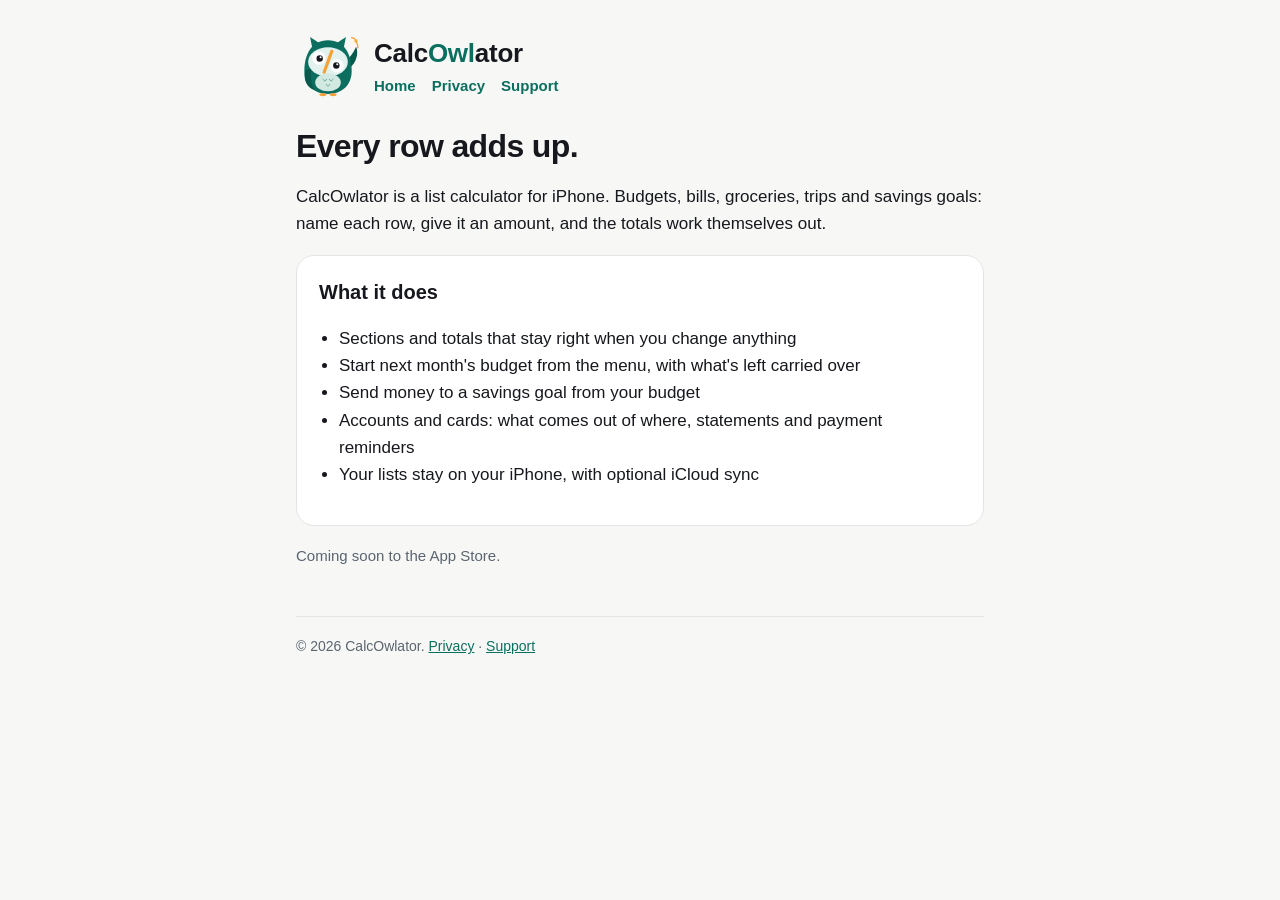
<file: index.html>
<!doctype html>
<html lang="en">
<head>
<meta charset="utf-8">
<meta name="viewport" content="width=device-width, initial-scale=1">
<title>CalcOwlator: List Calculator</title>
<meta name="description" content="Work out, keep and share real-world sums: budgets, bills, groceries, goals. For iPhone.">
<link rel="stylesheet" href="style.css">
<link rel="icon" href="owl.svg" type="image/svg+xml">
</head>
<body>
<main>
  <header>
    <img src="owl.svg" alt="">
    <div>
      <a class="brand" href="./">Calc<span>Owl</span>ator</a>
      <nav><a href="./">Home</a><a href="privacy.html">Privacy</a><a href="support.html">Support</a></nav>
    </div>
  </header>

  <h1>Every row adds up.</h1>
  <p>CalcOwlator is a list calculator for iPhone. Budgets, bills, groceries, trips and savings goals: name each row, give it an amount, and the totals work themselves out.</p>

  <div class="card">
    <h2>What it does</h2>
    <ul>
      <li>Sections and totals that stay right when you change anything</li>
      <li>Start next month's budget from the menu, with what's left carried over</li>
      <li>Send money to a savings goal from your budget</li>
      <li>Accounts and cards: what comes out of where, statements and payment reminders</li>
      <li>Your lists stay on your iPhone, with optional iCloud sync</li>
    </ul>
  </div>

  <p class="muted">Coming soon to the App Store.</p>

  <footer>© 2026 CalcOwlator. <a href="privacy.html">Privacy</a> · <a href="support.html">Support</a></footer>
</main>
</body>
</html>
</file>
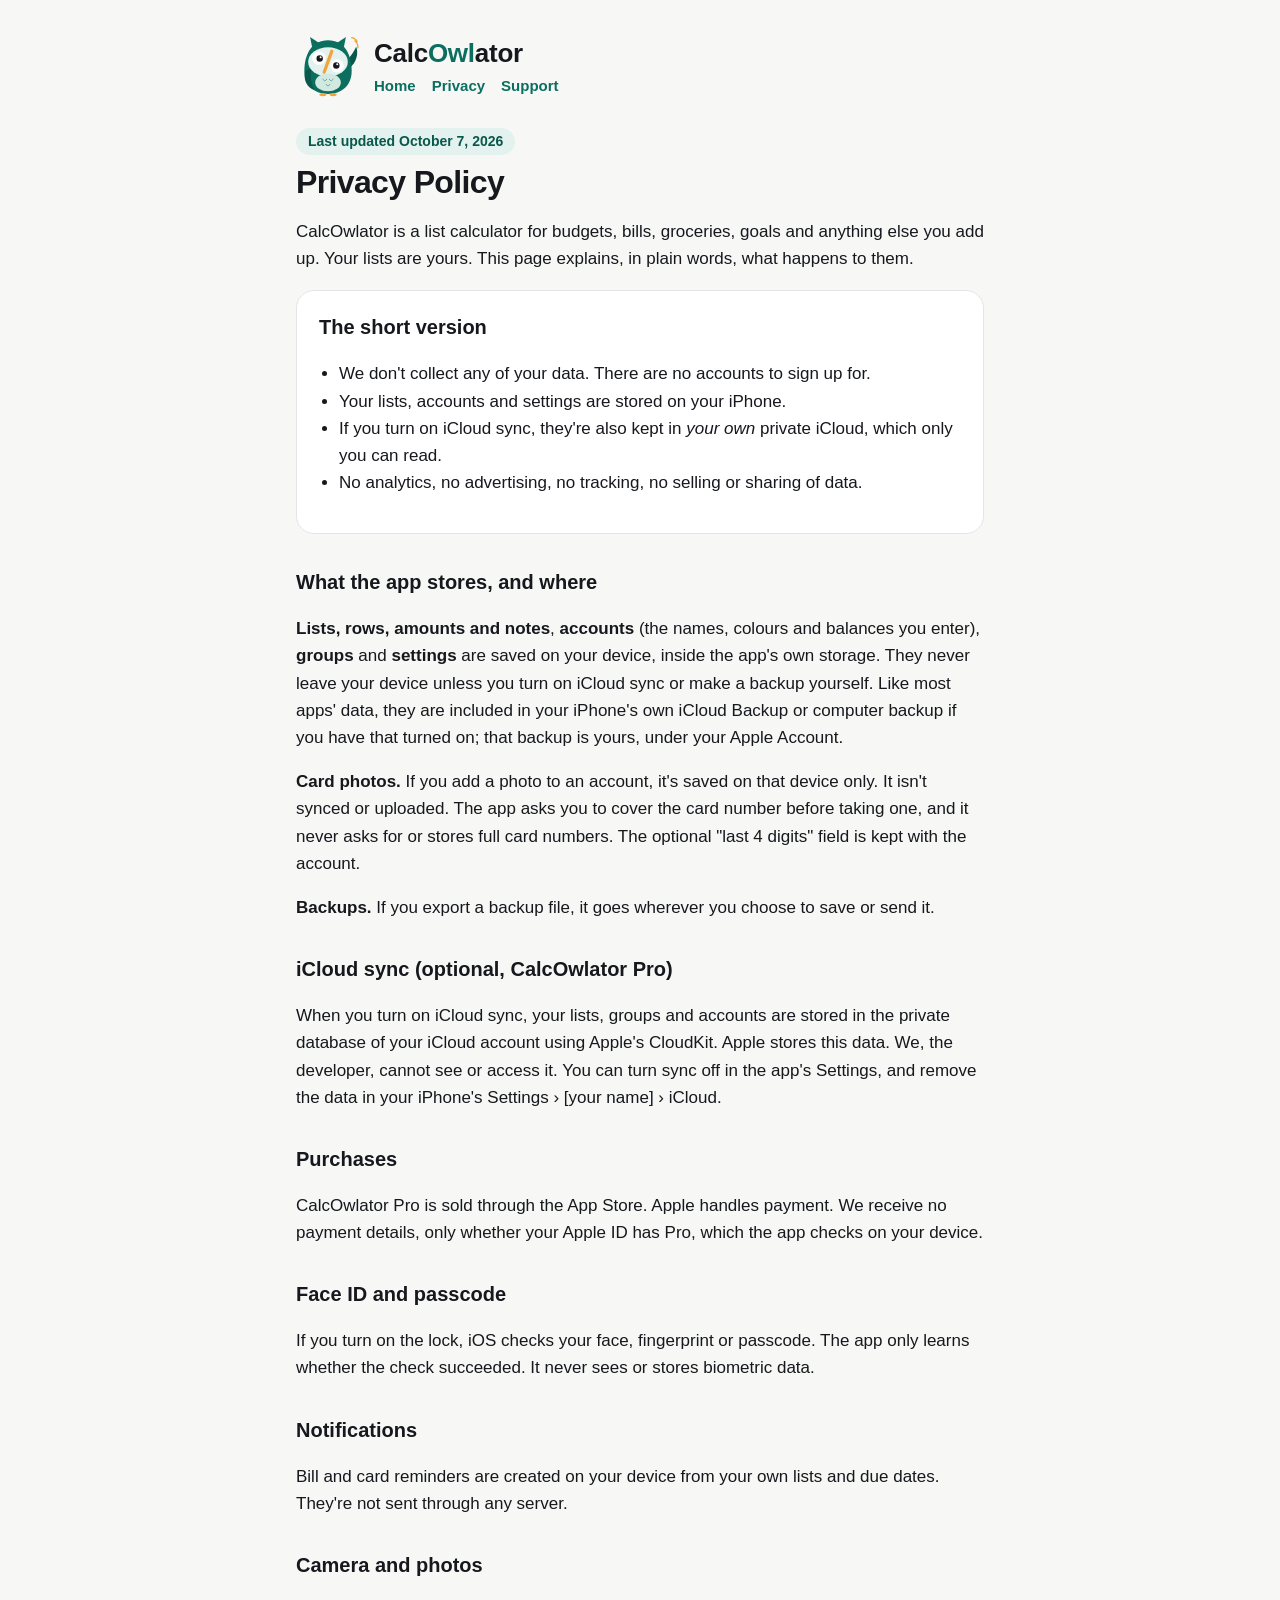
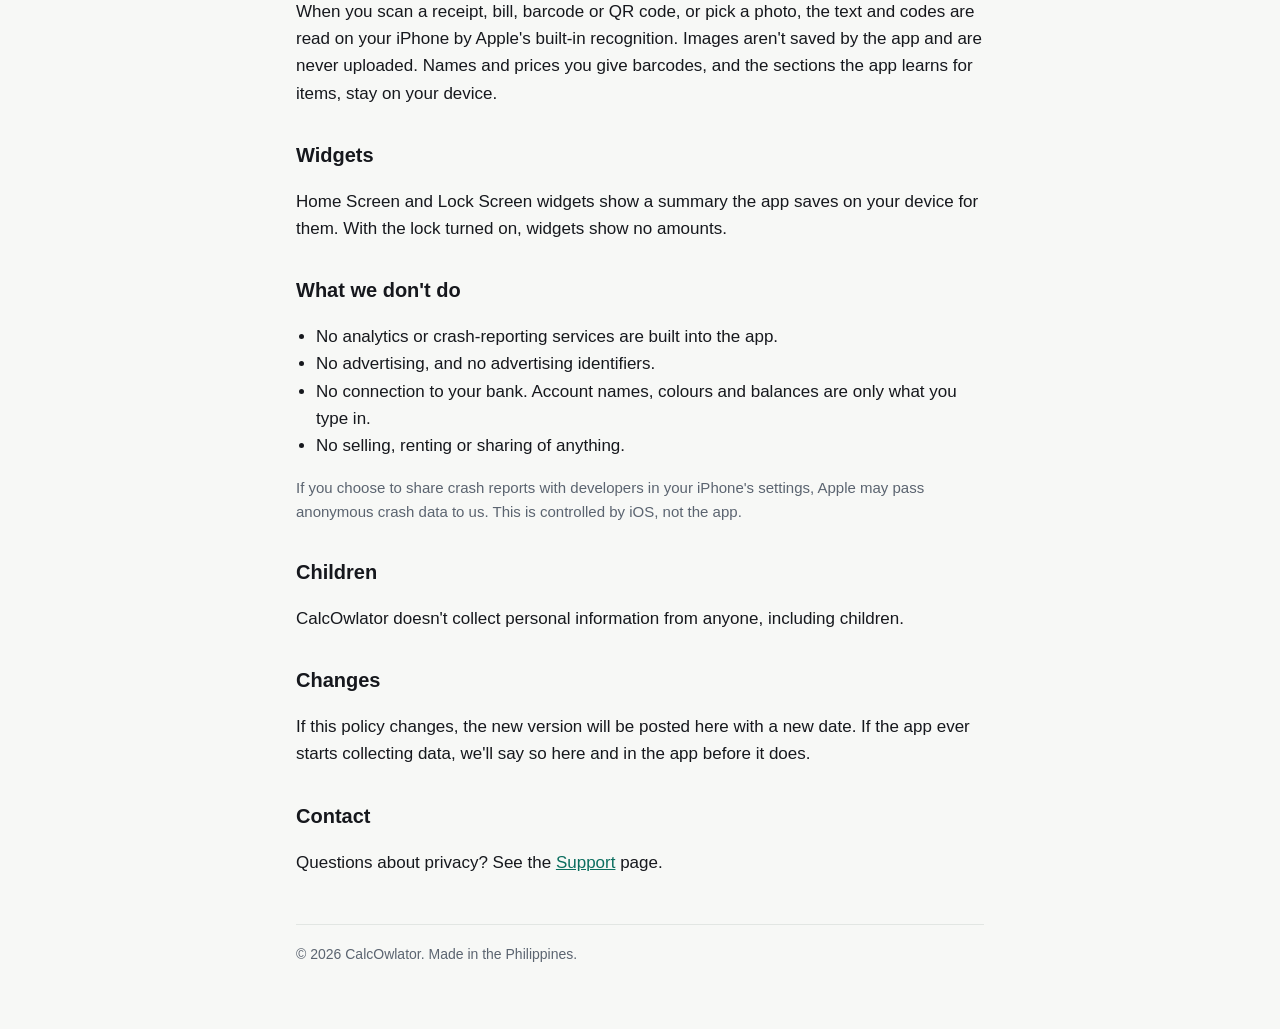
<file: privacy.html>
<!doctype html>
<html lang="en">
<head>
<meta charset="utf-8">
<meta name="viewport" content="width=device-width, initial-scale=1">
<title>Privacy Policy · CalcOwlator</title>
<meta name="description" content="CalcOwlator keeps your lists on your iPhone. No accounts, no tracking, no ads.">
<link rel="stylesheet" href="style.css">
<link rel="icon" href="owl.svg" type="image/svg+xml">
</head>
<body>
<main>
  <header>
    <img src="owl.svg" alt="">
    <div>
      <a class="brand" href="./">Calc<span>Owl</span>ator</a>
      <nav><a href="./">Home</a><a href="privacy.html">Privacy</a><a href="support.html">Support</a></nav>
    </div>
  </header>

  <span class="pill">Last updated October 7, 2026</span>
  <h1>Privacy Policy</h1>
  <p>CalcOwlator is a list calculator for budgets, bills, groceries, goals and anything else you add up. Your lists are yours. This page explains, in plain words, what happens to them.</p>

  <div class="card">
    <h2>The short version</h2>
    <ul>
      <li>We don't collect any of your data. There are no accounts to sign up for.</li>
      <li>Your lists, accounts and settings are stored on your iPhone.</li>
      <li>If you turn on iCloud sync, they're also kept in <em>your own</em> private iCloud, which only you can read.</li>
      <li>No analytics, no advertising, no tracking, no selling or sharing of data.</li>
    </ul>
  </div>

  <h2>What the app stores, and where</h2>
  <p><strong>Lists, rows, amounts and notes</strong>, <strong>accounts</strong> (the names, colours and balances you enter), <strong>groups</strong> and <strong>settings</strong> are saved on your device, inside the app's own storage. They never leave your device unless you turn on iCloud sync or make a backup yourself. Like most apps' data, they are included in your iPhone's own iCloud Backup or computer backup if you have that turned on; that backup is yours, under your Apple Account.</p>
  <p><strong>Card photos.</strong> If you add a photo to an account, it's saved on that device only. It isn't synced or uploaded. The app asks you to cover the card number before taking one, and it never asks for or stores full card numbers. The optional "last 4 digits" field is kept with the account.</p>
  <p><strong>Backups.</strong> If you export a backup file, it goes wherever you choose to save or send it.</p>

  <h2>iCloud sync (optional, CalcOwlator Pro)</h2>
  <p>When you turn on iCloud sync, your lists, groups and accounts are stored in the private database of your iCloud account using Apple's CloudKit. Apple stores this data. We, the developer, cannot see or access it. You can turn sync off in the app's Settings, and remove the data in your iPhone's Settings › [your name] › iCloud.</p>

  <h2>Purchases</h2>
  <p>CalcOwlator Pro is sold through the App Store. Apple handles payment. We receive no payment details, only whether your Apple ID has Pro, which the app checks on your device.</p>

  <h2>Face ID and passcode</h2>
  <p>If you turn on the lock, iOS checks your face, fingerprint or passcode. The app only learns whether the check succeeded. It never sees or stores biometric data.</p>

  <h2>Notifications</h2>
  <p>Bill and card reminders are created on your device from your own lists and due dates. They're not sent through any server.</p>

  <h2>Camera and photos</h2>
  <p>When you scan a receipt, bill, barcode or QR code, or pick a photo, the text and codes are read on your iPhone by Apple's built-in recognition. Images aren't saved by the app and are never uploaded. Names and prices you give barcodes, and the sections the app learns for items, stay on your device.</p>

  <h2>Widgets</h2>
  <p>Home Screen and Lock Screen widgets show a summary the app saves on your device for them. With the lock turned on, widgets show no amounts.</p>

  <h2>What we don't do</h2>
  <ul>
    <li>No analytics or crash-reporting services are built into the app.</li>
    <li>No advertising, and no advertising identifiers.</li>
    <li>No connection to your bank. Account names, colours and balances are only what you type in.</li>
    <li>No selling, renting or sharing of anything.</li>
  </ul>
  <p class="muted">If you choose to share crash reports with developers in your iPhone's settings, Apple may pass anonymous crash data to us. This is controlled by iOS, not the app.</p>

  <h2>Children</h2>
  <p>CalcOwlator doesn't collect personal information from anyone, including children.</p>

  <h2>Changes</h2>
  <p>If this policy changes, the new version will be posted here with a new date. If the app ever starts collecting data, we'll say so here and in the app before it does.</p>

  <h2>Contact</h2>
  <p>Questions about privacy? See the <a href="support.html">Support</a> page.</p>

  <footer>© 2026 CalcOwlator. Made in the Philippines.</footer>
</main>
</body>
</html>
</file>
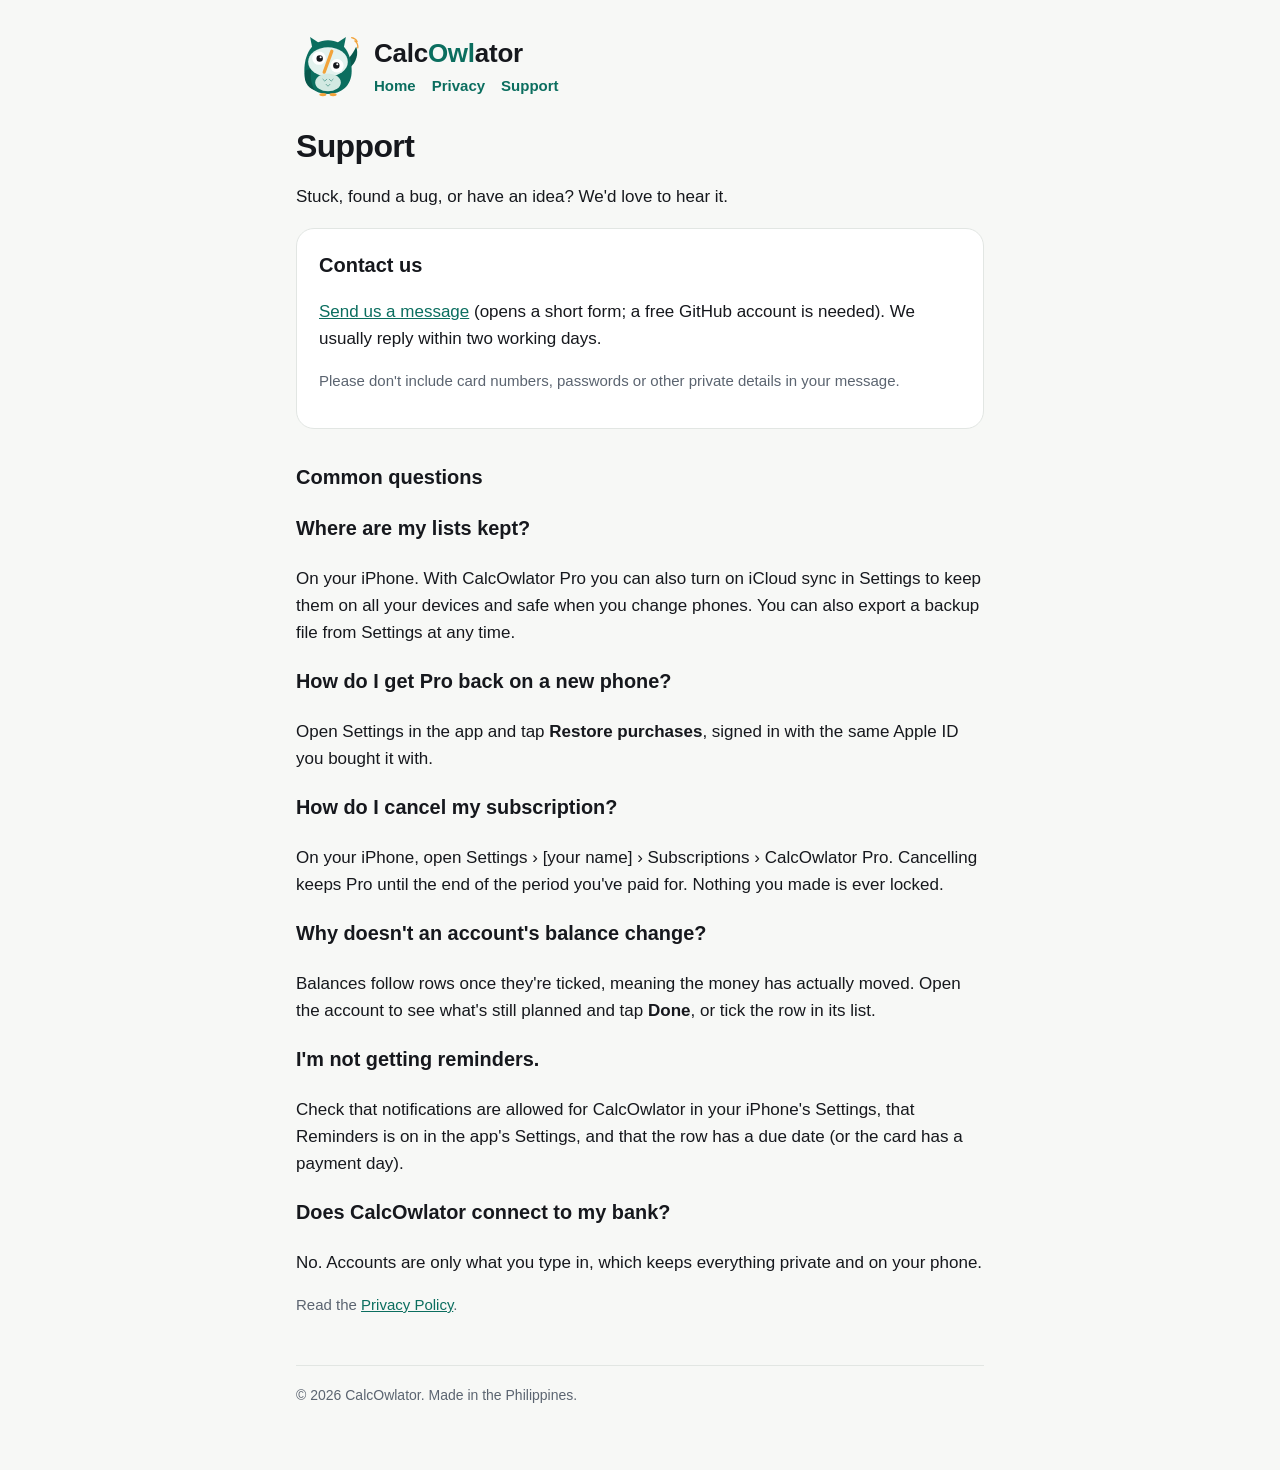
<file: support.html>
<!doctype html>
<html lang="en">
<head>
<meta charset="utf-8">
<meta name="viewport" content="width=device-width, initial-scale=1">
<title>Support · CalcOwlator</title>
<meta name="description" content="Help with CalcOwlator: lists, accounts, reminders, Pro and iCloud sync.">
<link rel="stylesheet" href="style.css">
<link rel="icon" href="owl.svg" type="image/svg+xml">
</head>
<body>
<main>
  <header>
    <img src="owl.svg" alt="">
    <div>
      <a class="brand" href="./">Calc<span>Owl</span>ator</a>
      <nav><a href="./">Home</a><a href="privacy.html">Privacy</a><a href="support.html">Support</a></nav>
    </div>
  </header>

  <h1>Support</h1>
  <p>Stuck, found a bug, or have an idea? We'd love to hear it.</p>

  <div class="card">
    <h2>Contact us</h2>
    <p><a href="https://github.com/werdoe/calcowlator-site/issues/new">Send us a message</a> (opens a short form; a free GitHub account is needed). We usually reply within two working days.</p>
    <p class="muted">Please don't include card numbers, passwords or other private details in your message.</p>
  </div>

  <h2>Common questions</h2>

  <h3>Where are my lists kept?</h3>
  <p>On your iPhone. With CalcOwlator Pro you can also turn on iCloud sync in Settings to keep them on all your devices and safe when you change phones. You can also export a backup file from Settings at any time.</p>

  <h3>How do I get Pro back on a new phone?</h3>
  <p>Open Settings in the app and tap <strong>Restore purchases</strong>, signed in with the same Apple ID you bought it with.</p>

  <h3>How do I cancel my subscription?</h3>
  <p>On your iPhone, open Settings › [your name] › Subscriptions › CalcOwlator Pro. Cancelling keeps Pro until the end of the period you've paid for. Nothing you made is ever locked.</p>

  <h3>Why doesn't an account's balance change?</h3>
  <p>Balances follow rows once they're ticked, meaning the money has actually moved. Open the account to see what's still planned and tap <strong>Done</strong>, or tick the row in its list.</p>

  <h3>I'm not getting reminders.</h3>
  <p>Check that notifications are allowed for CalcOwlator in your iPhone's Settings, that Reminders is on in the app's Settings, and that the row has a due date (or the card has a payment day).</p>

  <h3>Does CalcOwlator connect to my bank?</h3>
  <p>No. Accounts are only what you type in, which keeps everything private and on your phone.</p>

  <p class="muted">Read the <a href="privacy.html">Privacy Policy</a>.</p>

  <footer>© 2026 CalcOwlator. Made in the Philippines.</footer>
</main>
</body>
</html>
</file>
<file: style.css>
:root {
  --teal: #0B6E5F; --deep: #08584C; --mint: #E3F2EE; --amber: #F2A33A;
  --ink: #16181D; --muted: #5B6470; --bg: #F7F8F6; --card: #FFFFFF; --line: #E2E6E3;
}
@media (prefers-color-scheme: dark) {
  :root { --teal: #3FC2AC; --deep: #2BA591; --mint: #12312C; --ink: #ECEFEC; --muted: #A3ADB5;
          --bg: #0E1211; --card: #161B1A; --line: #26302E; }
}
* { box-sizing: border-box; }
body { margin: 0; background: var(--bg); color: var(--ink);
  font: 17px/1.6 -apple-system, BlinkMacSystemFont, "SF Pro Text", "Segoe UI", Roboto, sans-serif; }
main { max-width: 720px; margin: 0 auto; padding: 32px 16px 64px; }
header { display: flex; align-items: center; gap: 14px; margin-bottom: 28px; }
header img { width: 64px; height: auto; }
.brand { font-weight: 800; font-size: 26px; letter-spacing: -0.01em; text-decoration: none; color: var(--ink); }
.brand span { color: var(--teal); }
nav { display: flex; gap: 16px; flex-wrap: wrap; font-size: 15px; }
nav a { color: var(--teal); text-decoration: none; font-weight: 600; }
h1 { font-size: 32px; line-height: 1.2; margin: 8px 0 6px; letter-spacing: -0.02em; }
h2 { font-size: 20px; margin: 32px 0 6px; }
p, li { color: var(--ink); }
.muted { color: var(--muted); font-size: 15px; }
.card { background: var(--card); border: 1px solid var(--line); border-radius: 18px; padding: 20px 22px; margin: 18px 0; }
.card h2 { margin-top: 0; }
a { color: var(--teal); }
ul { padding-left: 20px; }
footer { margin-top: 48px; color: var(--muted); font-size: 14px; border-top: 1px solid var(--line); padding-top: 18px; }
.pill { display: inline-block; background: var(--mint); color: var(--deep); border-radius: 999px; padding: 2px 12px; font-size: 14px; font-weight: 600; }
</file>
